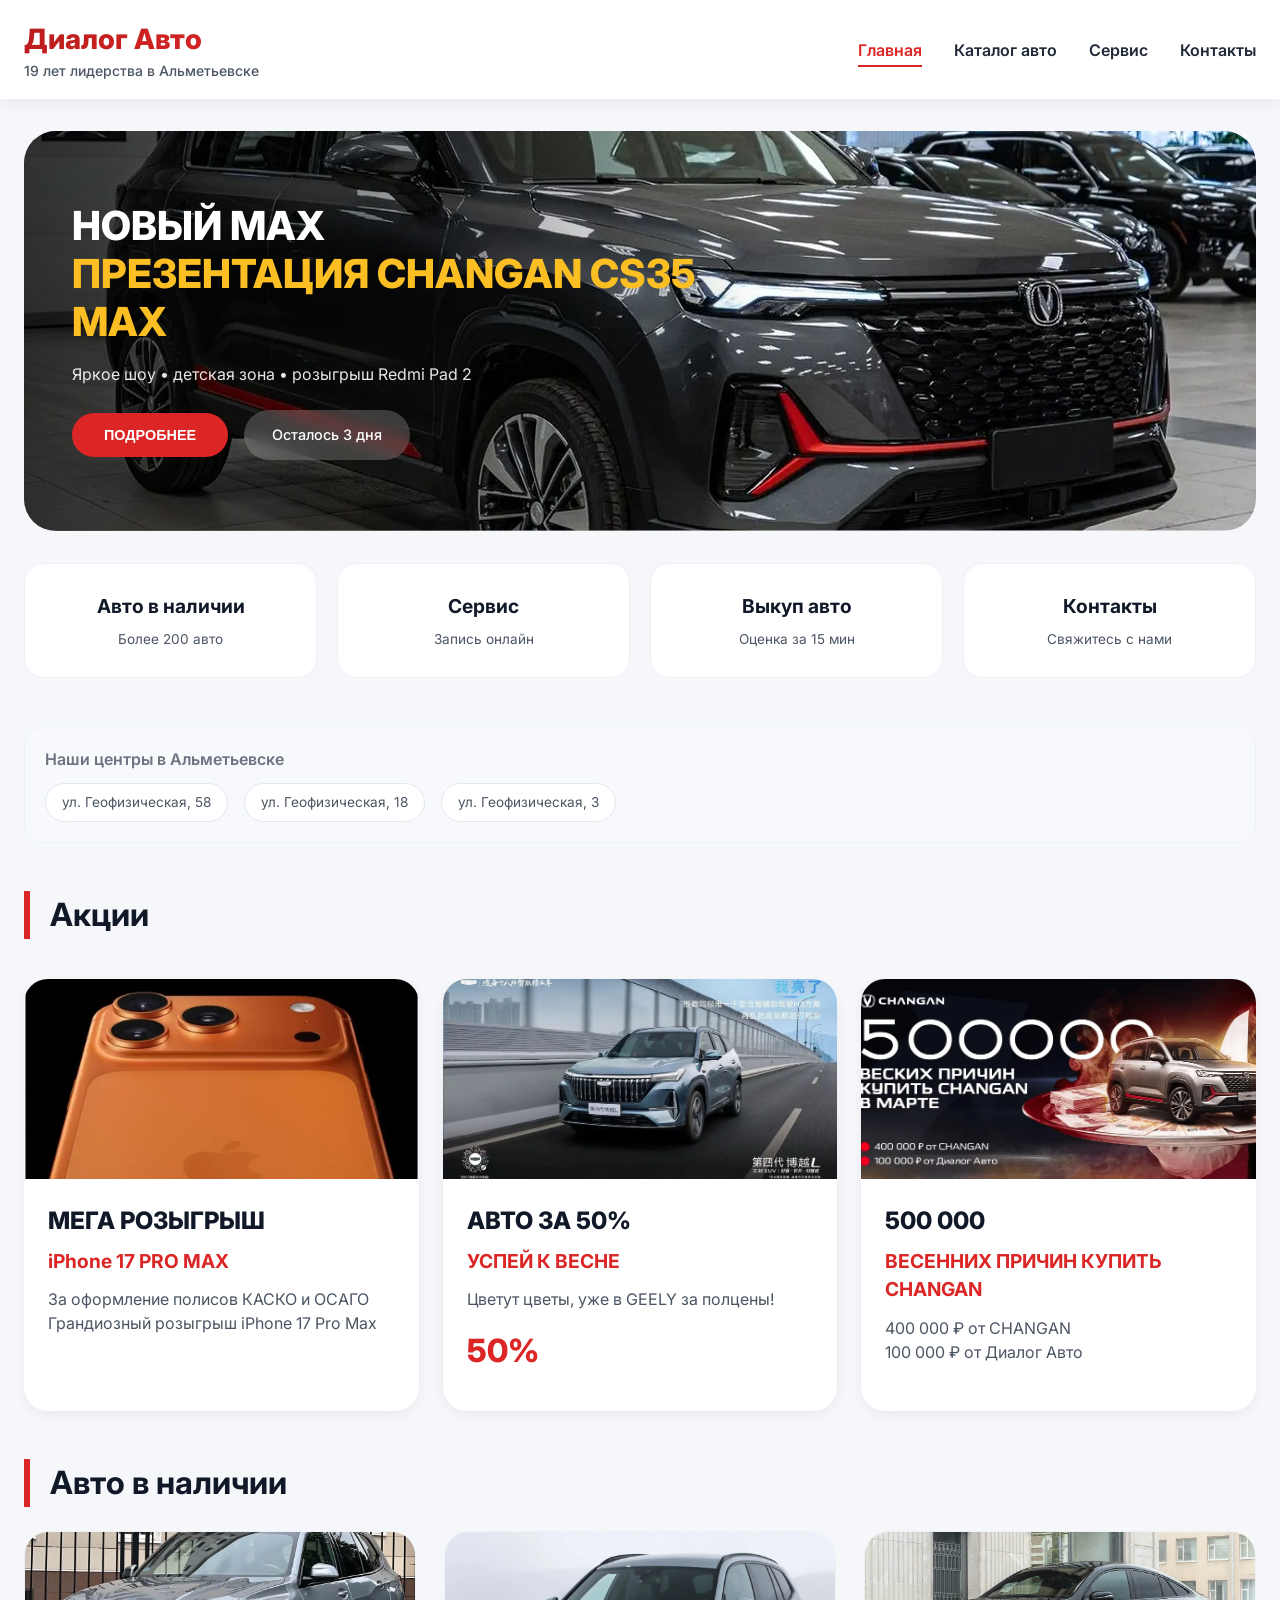
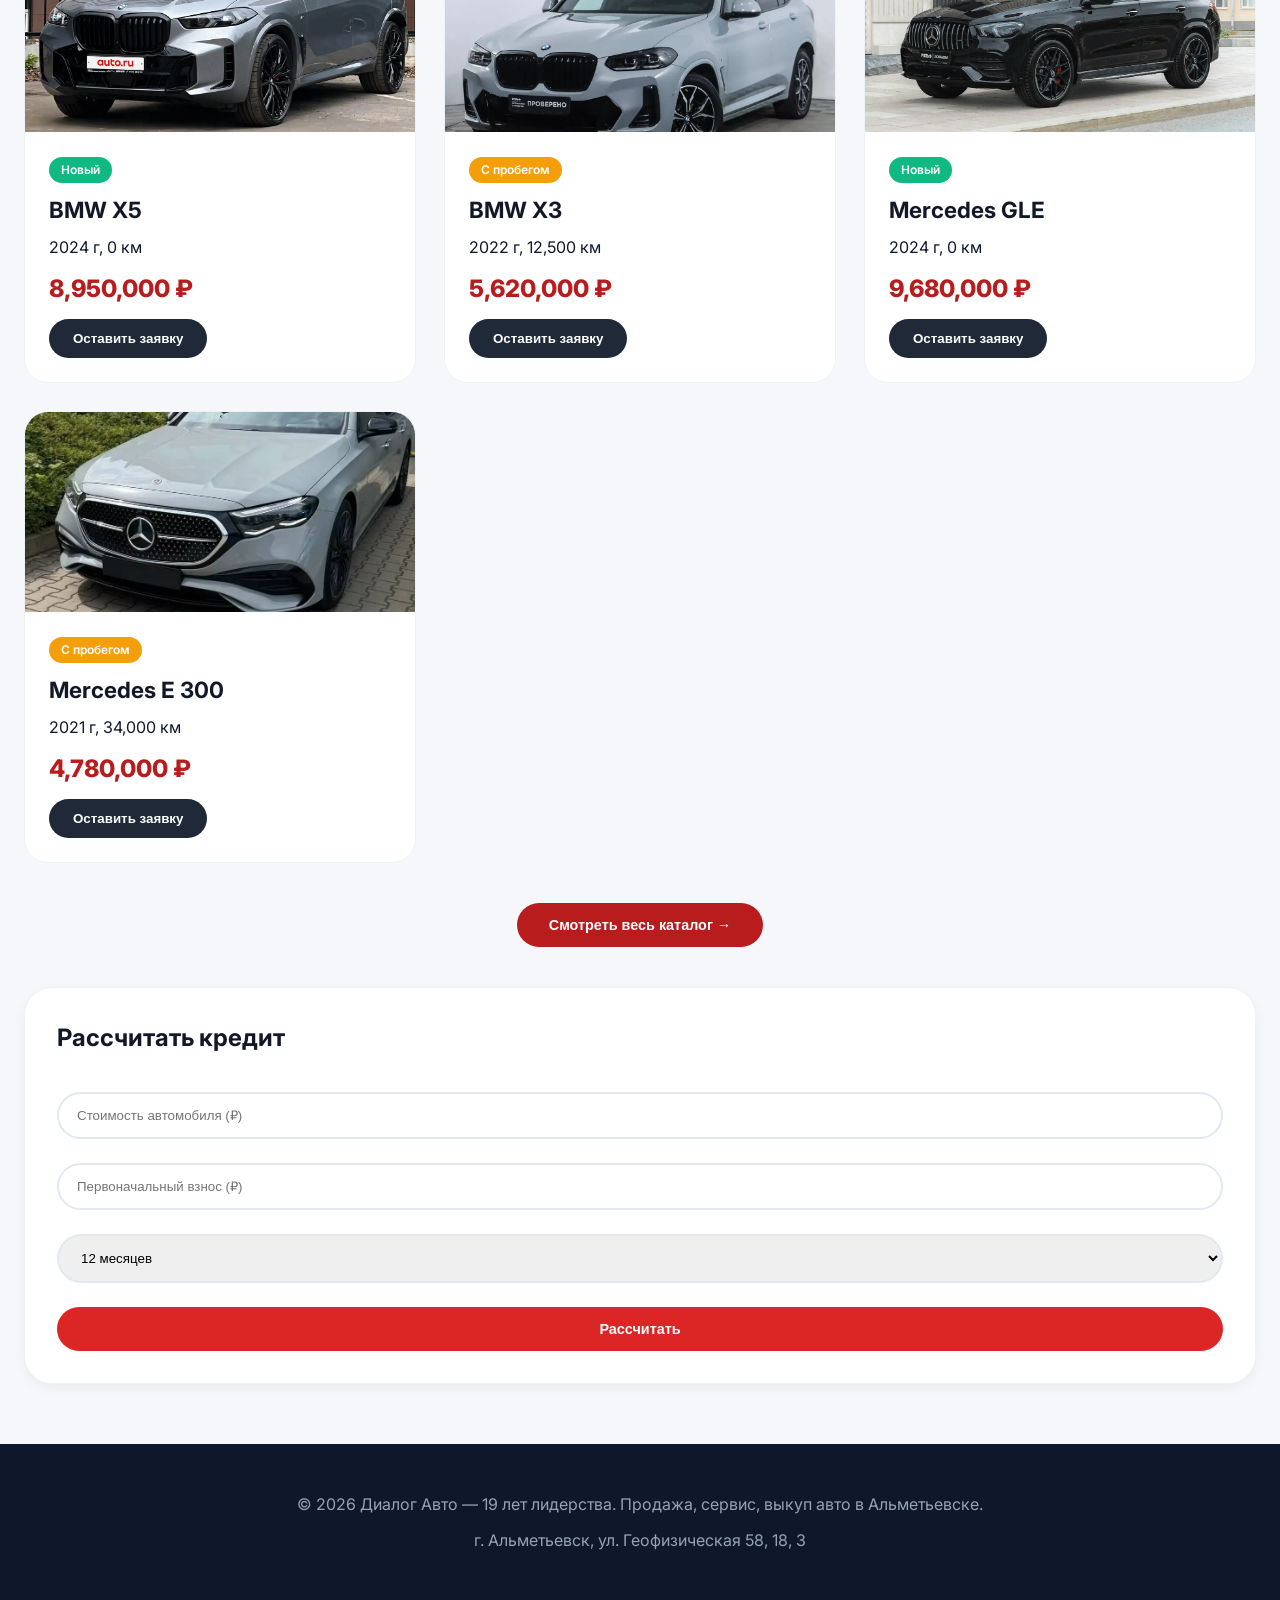
<file: index.html>
<!DOCTYPE html>
<html lang="ru">
  <head>
    <meta charset="UTF-8" />
    <meta
      name="viewport"
      content="width=device-width, initial-scale=1.0, user-scalable=yes"
    />
    <meta
      name="description"
      content="Диалог Авто в Альметьевске — продажа новых и автомобилей с пробегом, сервис, выкуп, кредитование. 19 лет лидерства. Акции и розыгрыши."
    />
    <meta
      name="keywords"
      content="автосалон Альметьевск, купить авто, сервис, выкуп авто, кредит, Диалог Авто, Changan, Geely"
    />
    <title>Диалог Авто | Главная</title>
    <link
      href="https://fonts.googleapis.com/css2?family=Inter:opsz,wght@14..32,300;14..32,400;14..32,500;14..32,600;14..32,700;14..32,800&display=swap"
      rel="stylesheet"
    />
    <link
      rel="stylesheet"
      href="https://cdnjs.cloudflare.com/ajax/libs/font-awesome/6.0.0-beta3/css/all.min.css"
    />
    <link rel="stylesheet" href="style.css" />
  </head>
  <body>
    <header>
      <div class="container">
        <div class="navbar">
          <div class="logo">
            <h1>Диалог Авто</h1>
            <span>19 лет лидерства в Альметьевске</span>
          </div>
          <button class="burger-menu" id="burgerMenu" aria-label="Меню">
            <i class="fas fa-bars"></i>
          </button>
          <div class="nav-links" id="navLinks">
            <a href="index.html" class="active">Главная</a>
            <a href="catalog.html">Каталог авто</a>
            <a href="service.html">Сервис</a>
            <a href="contacts.html">Контакты</a>
          </div>
        </div>
      </div>
    </header>

    <main class="container">
      <div class="hero-promo animate-fade-left">
        <div
          class="hero-bg"
          style="background-image: url('img/changan_max.webp')"
        ></div>
        <div class="promo-text">
          <h2>
            НОВЫЙ MAX <br />
            <span>ПРЕЗЕНТАЦИЯ CHANGAN CS35 MAX</span>
          </h2>
          <p>Яркое шоу • детская зона • розыгрыш Redmi Pad 2</p>
          <div class="promo-actions">
            <button class="btn-red" id="promoMoreBtn">ПОДРОБНЕЕ</button>
            <div class="countdown">Осталось 3 дня</div>
          </div>
        </div>
      </div>

      <div class="services-quick">
        <div class="service-item" onclick="location.href='catalog.html'">
          <h3>Авто в наличии</h3>
          <p>Более 200 авто</p>
        </div>
        <div class="service-item" onclick="location.href='service.html'">
          <h3>Сервис</h3>
          <p>Запись онлайн</p>
        </div>
        <div class="service-item" id="buyoutServiceItem">
          <h3>Выкуп авто</h3>
          <p>Оценка за 15 мин</p>
        </div>
        <div class="service-item" onclick="location.href='contacts.html'">
          <h3>Контакты</h3>
          <p>Свяжитесь с нами</p>
        </div>
      </div>

      <div class="locations-simple animate-fade-right">
        <div class="locations-title">Наши центры в Альметьевске</div>
        <div class="locations-list">
          <span class="location-chip">ул. Геофизическая, 58</span>
          <span class="location-chip">ул. Геофизическая, 18</span>
          <span class="location-chip">ул. Геофизическая, 3</span>
        </div>
      </div>

      <div class="section-title animate-fade-up">Акции</div>
      <div class="promo-grid">
        <div
          class="promo-card"
          onclick="showToast('Розыгрыш iPhone 17 Pro Max!')"
        >
          <div
            class="promo-image"
            style="background-image: url('img/iPhone_2.webp')"
          ></div>
          <div class="promo-card-header">
            <h3>МЕГА РОЗЫГРЫШ</h3>
            <div class="promo-subtitle">iPhone 17 PRO MAX</div>
          </div>
          <div class="promo-card-content">
            <p>
              За оформление полисов КАСКО и ОСАГО<br />Грандиозный розыгрыш
              iPhone 17 Pro Max
            </p>
          </div>
        </div>
        <div class="promo-card" onclick="showToast('Авто за 50%!')">
          <div
            class="promo-image"
            style="background-image: url('img/geely_2.webp')"
          ></div>
          <div class="promo-card-header">
            <h3>АВТО ЗА 50%</h3>
            <div class="promo-subtitle">УСПЕЙ К ВЕСНЕ</div>
          </div>
          <div class="promo-card-content">
            <p>Цветут цветы, уже в GEELY за полцены!</p>
            <div class="promo-price">50%</div>
          </div>
        </div>
        <div
          class="promo-card"
          onclick="showToast('Скидка 500 000 ₽ на Changan!')"
        >
          <div
            class="promo-image"
            style="background-image: url('img/changan.webp')"
          ></div>
          <div class="promo-card-header">
            <h3>500 000</h3>
            <div class="promo-subtitle">ВЕСЕННИХ ПРИЧИН КУПИТЬ CHANGAN</div>
          </div>
          <div class="promo-card-content">
            <p>400 000 ₽ от CHANGAN<br />100 000 ₽ от Диалог Авто</p>
          </div>
        </div>
      </div>

      <div class="section-title animate-fade-up">Авто в наличии</div>
      <div class="cards-grid" id="previewCarsHome"></div>
      <div style="text-align: center; margin-bottom: 30px">
        <button
          class="btn-red"
          style="background: #b91c1c"
          onclick="location.href='catalog.html'"
        >
          Смотреть весь каталог →
        </button>
      </div>

      <div class="credit-calculator animate-fade-up">
        <h3>Рассчитать кредит</h3>
        <input
          type="number"
          id="creditPrice"
          placeholder="Стоимость автомобиля (₽)"
        />
        <input
          type="number"
          id="creditInitial"
          placeholder="Первоначальный взнос (₽)"
        />
        <select id="creditTerm">
          <option value="12">12 месяцев</option>
          <option value="24">24 месяца</option>
          <option value="36">36 месяцев</option>
          <option value="48">48 месяцев</option>
        </select>
        <button
          class="btn-red"
          onclick="calculateCredit()"
          style="width: 100%; margin-top: 12px"
        >
          Рассчитать
        </button>
        <div
          id="creditResult"
          class="credit-result"
          style="display: none"
        ></div>
      </div>
    </main>

    <footer>
      <div class="container">
        <p>
          © 2026 Диалог Авто — 19 лет лидерства. Продажа, сервис, выкуп авто в
          Альметьевске.
        </p>
        <p style="margin-top: 12px">
          г. Альметьевск, ул. Геофизическая 58, 18, 3
        </p>
      </div>
    </footer>

    <div id="phoneModal" class="modal">
      <div class="modal-content">
        <span class="close-modal" onclick="closeModals()">&times;</span>
        <h2>Оставить заявку</h2>
        <div class="modal-description">
          Оставьте ваш номер телефона, и наш специалист свяжется с вами в
          течение 15 минут для консультации.
        </div>
        <input type="tel" id="phoneInput" placeholder="+7 (___) ___-__-__" />
        <button
          id="submitPhoneBtn"
          style="margin-top: 16px; width: 100%; background: #dc2626"
        >
          Отправить заявку
        </button>
      </div>
    </div>

    <div id="serviceModal" class="modal">
      <div class="modal-content">
        <span class="close-modal" onclick="closeModals()">&times;</span>
        <h2>Запись на сервис</h2>
        <div class="modal-description">
          Заполните форму, и мы перезвоним вам для подтверждения записи.
        </div>
        <input type="text" id="serviceName" placeholder="Ваше имя" />
        <input type="tel" id="servicePhone" placeholder="Телефон" />
        <select id="serviceType">
          <option value="Замена масла и фильтров">
            Замена масла и фильтров
          </option>
          <option value="Шиномонтаж и балансировка">
            Шиномонтаж и балансировка
          </option>
          <option value="Компьютерная диагностика">
            Компьютерная диагностика
          </option>
          <option value="Ремонт ходовой части">Ремонт ходовой части</option>
          <option value="Ремонт двигателя и КПП">Ремонт двигателя и КПП</option>
        </select>
        <select id="serviceLocation">
          <option value="Автоцентр на Геофизической, 58">
            Автоцентр на Геофизической, 58
          </option>
          <option value="Сервисный центр Геофизическая, 18">
            Сервисный центр Геофизическая, 18
          </option>
          <option value="Автосалон + Выкуп, Геофизическая 3">
            Автосалон + Выкуп, Геофизическая 3
          </option>
        </select>
        <button
          id="sendServiceBtn"
          style="margin-top: 16px; width: 100%; background: #dc2626"
        >
          Отправить заявку
        </button>
      </div>
    </div>

    <script>
      const carsCatalog = [
        {
          id: 1,
          name: "BMW X5",
          year: 2024,
          price: 8950000,
          mileage: 0,
          condition: "new",
          brand: "BMW",
          type: "Новый",
          image: "img/bmwx5.webp",
        },
        {
          id: 2,
          name: "BMW X3",
          year: 2022,
          price: 5620000,
          mileage: 12500,
          condition: "used",
          brand: "BMW",
          type: "С пробегом",
          image: "img/bmwx3.webp",
        },
        {
          id: 3,
          name: "Mercedes GLE",
          year: 2024,
          price: 9680000,
          mileage: 0,
          condition: "new",
          brand: "Mercedes",
          type: "Новый",
          image: "img/mercedes_gle.webp",
        },
        {
          id: 4,
          name: "Mercedes E 300",
          year: 2021,
          price: 4780000,
          mileage: 34000,
          condition: "used",
          brand: "Mercedes",
          type: "С пробегом",
          image: "img/mercedes_e300.webp",
        },
        {
          id: 5,
          name: "Audi Q7",
          year: 2023,
          price: 7190000,
          mileage: 5000,
          condition: "used",
          brand: "Audi",
          type: "С пробегом",
          image: "img/audi_q7.webp",
        },
        {
          id: 6,
          name: "Audi A6",
          year: 2024,
          price: 6450000,
          mileage: 0,
          condition: "new",
          brand: "Audi",
          type: "Новый",
          image: "img/audi_a6.webp",
        },
        {
          id: 7,
          name: "Toyota Camry",
          year: 2024,
          price: 3990000,
          mileage: 0,
          condition: "new",
          brand: "Toyota",
          type: "Новый",
          image: "img/toyota_camry.webp",
        },
        {
          id: 8,
          name: "Toyota Land Cruiser",
          year: 2022,
          price: 8990000,
          mileage: 28000,
          condition: "used",
          brand: "Toyota",
          type: "С пробегом",
          image: "img/toyota_landcruiser.webp",
        },
        {
          id: 9,
          name: "Kia Sportage",
          year: 2023,
          price: 2950000,
          mileage: 0,
          condition: "new",
          brand: "Kia",
          type: "Новый",
          image: "img/kia_sportage.webp",
        },
        {
          id: 10,
          name: "Hyundai Santa Fe",
          year: 2021,
          price: 3390000,
          mileage: 41000,
          condition: "used",
          brand: "Hyundai",
          type: "С пробегом",
          image: "img/hyundai_santafe.webp",
        },
      ];

      function showToast(message) {
        const toast = document.createElement("div");
        toast.className = "toast";
        toast.innerHTML = message;
        document.body.appendChild(toast);
        setTimeout(() => toast.remove(), 3000);
      }

      function renderCarCard(car) {
        return `<div class="car-card animate-fade-up"><div class="card-img"><img src="${
          car.image || "/img/default-car.jpg"
        }" alt="${
          car.name
        }"></div><div class="card-content"><span class="badge ${
          car.condition === "new" ? "badge-new" : "badge-used"
        }">${car.type}</span><h3>${car.name}</h3><p>${car.year} г, ${
          car.condition === "new"
            ? "0 км"
            : car.mileage.toLocaleString() + " км"
        }</p><div class="price">${car.price.toLocaleString()} ₽</div><button class="goto-catalog-quick" onclick="openPhoneModal()">Оставить заявку</button></div></div>`;
      }

      function calculateCredit() {
        const price = parseFloat(document.getElementById("creditPrice")?.value);
        const initial = parseFloat(
          document.getElementById("creditInitial")?.value
        );
        const term = parseInt(document.getElementById("creditTerm")?.value);
        const resultDiv = document.getElementById("creditResult");
        if (price && initial && term && price > initial) {
          const loanAmount = price - initial;
          const rate = 0.15;
          const monthlyPayment =
            (loanAmount * (rate / 12) * Math.pow(1 + rate / 12, term)) /
            (Math.pow(1 + rate / 12, term) - 1);
          resultDiv.style.display = "block";
          resultDiv.innerHTML = `Ежемесячный платёж: ${Math.round(
            monthlyPayment
          ).toLocaleString()} ₽<br>Сумма кредита: ${loanAmount.toLocaleString()} ₽<br>Ставка: 15% годовых`;
        } else {
          resultDiv.style.display = "block";
          resultDiv.innerHTML = "Заполните все поля корректно";
        }
      }

      function openPhoneModal() {
        document.getElementById("phoneModal").style.display = "flex";
      }
      function openServiceModal() {
        document.getElementById("serviceModal").style.display = "flex";
      }
      function closeModals() {
        document
          .querySelectorAll(".modal")
          .forEach((m) => (m.style.display = "none"));
      }

      document.addEventListener("DOMContentLoaded", () => {
        const previewCars = carsCatalog.slice(0, 4);
        const previewDiv = document.getElementById("previewCarsHome");
        if (previewDiv)
          previewDiv.innerHTML = previewCars
            .map((car) => renderCarCard(car))
            .join("");

        document
          .getElementById("buyoutServiceItem")
          ?.addEventListener("click", openPhoneModal);
        document
          .getElementById("promoMoreBtn")
          ?.addEventListener("click", () =>
            showToast("Детали узнавайте у менеджеров.")
          );

        const burgerBtn = document.getElementById("burgerMenu");
        const navLinks = document.getElementById("navLinks");
        if (burgerBtn)
          burgerBtn.addEventListener("click", () =>
            navLinks.classList.toggle("active")
          );

        document.addEventListener("click", (e) => {
          if (
            window.innerWidth <= 768 &&
            navLinks?.classList.contains("active") &&
            !navLinks.contains(e.target) &&
            !burgerBtn.contains(e.target)
          ) {
            navLinks.classList.remove("active");
          }
        });

        document
          .getElementById("submitPhoneBtn")
          ?.addEventListener("click", () => {
            const phone = document.getElementById("phoneInput").value.trim();
            if (phone && phone.length > 5) {
              showToast(
                `Спасибо! Номер ${phone} принят. Специалист свяжется с вами в течение 15 минут.`
              );
              closeModals();
            } else showToast("Введите корректный номер телефона");
          });

        document
          .getElementById("sendServiceBtn")
          ?.addEventListener("click", () => {
            const name = document.getElementById("serviceName").value.trim();
            const phone = document.getElementById("servicePhone").value.trim();
            const service = document.getElementById("serviceType").value;
            const location = document.getElementById("serviceLocation").value;
            if (name && phone && phone.length > 5) {
              showToast(
                `Заявка на сервис (${service}) в ${location} от ${name} отправлена!`
              );
              closeModals();
            } else showToast("Заполните имя и корректный телефон");
          });

        window.onclick = (e) => {
          if (e.target.classList.contains("modal")) closeModals();
        };
      });
    </script>
  </body>
</html>
</file>
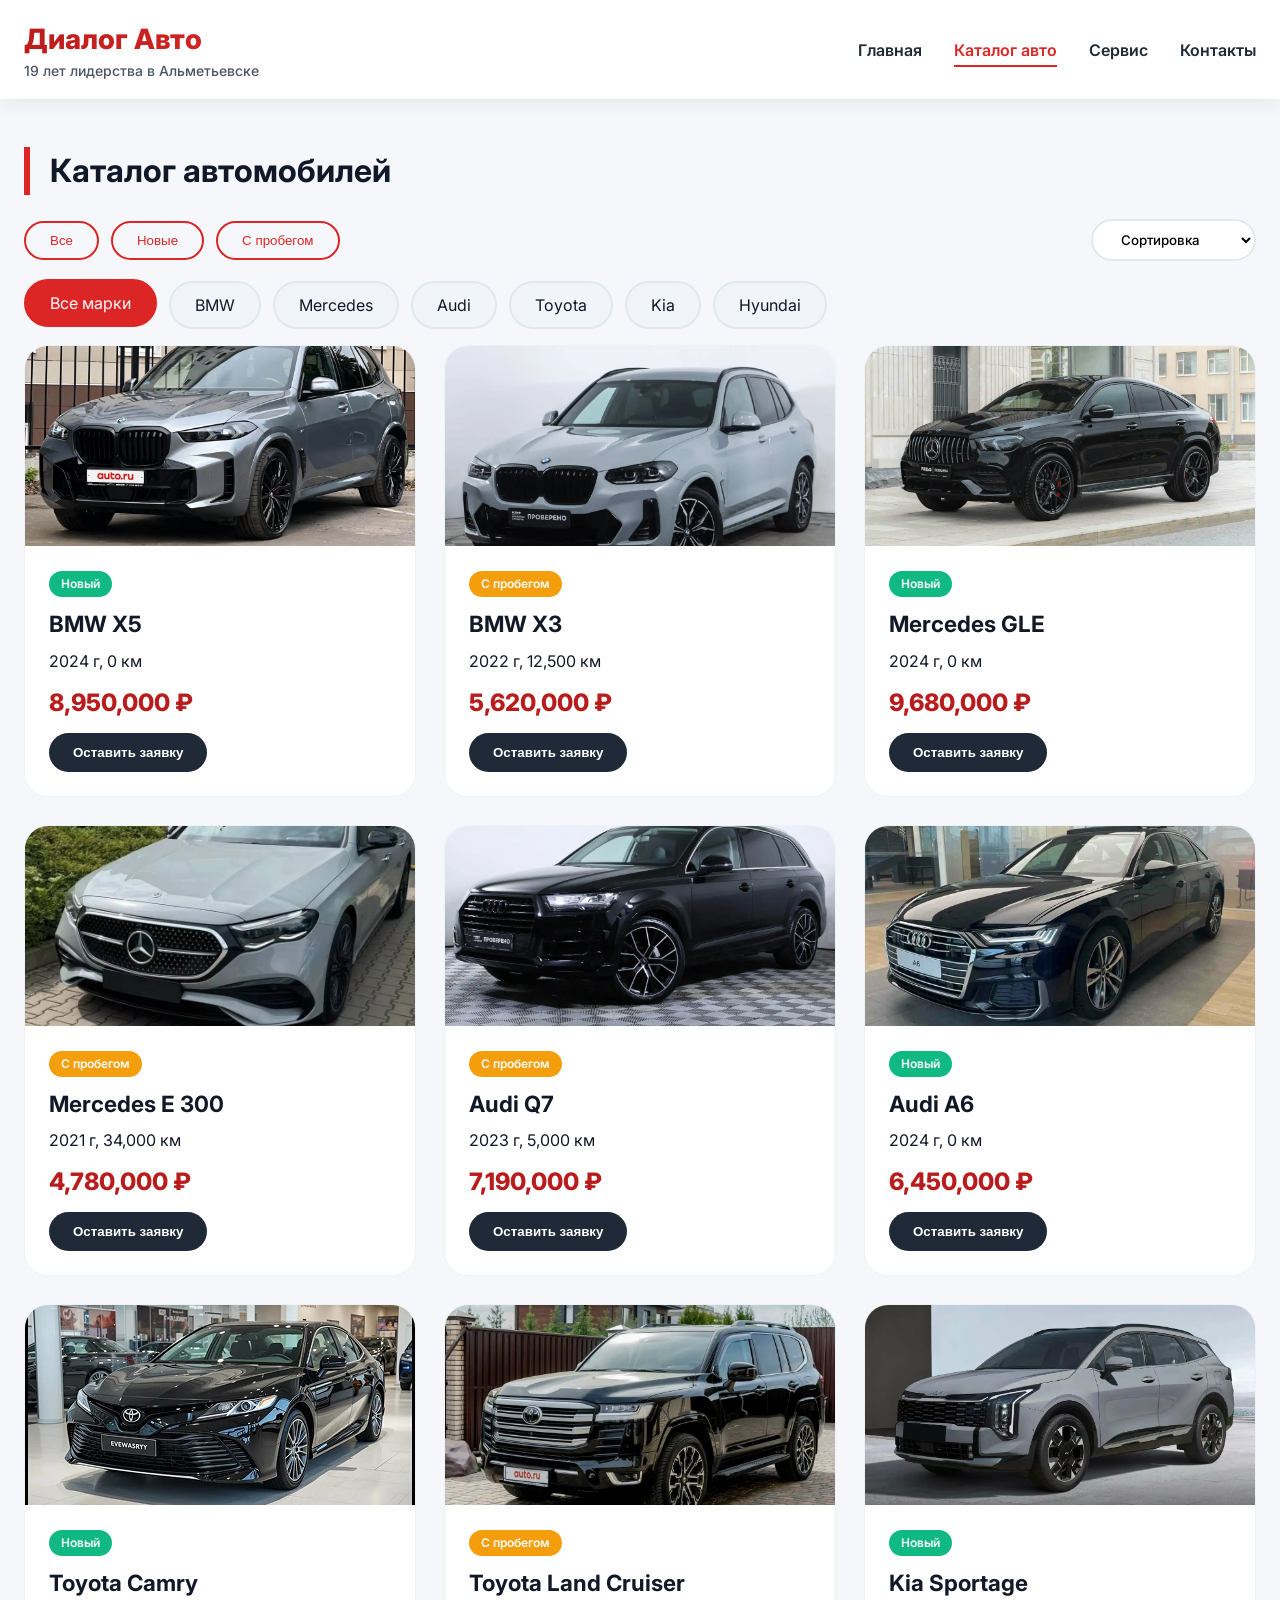
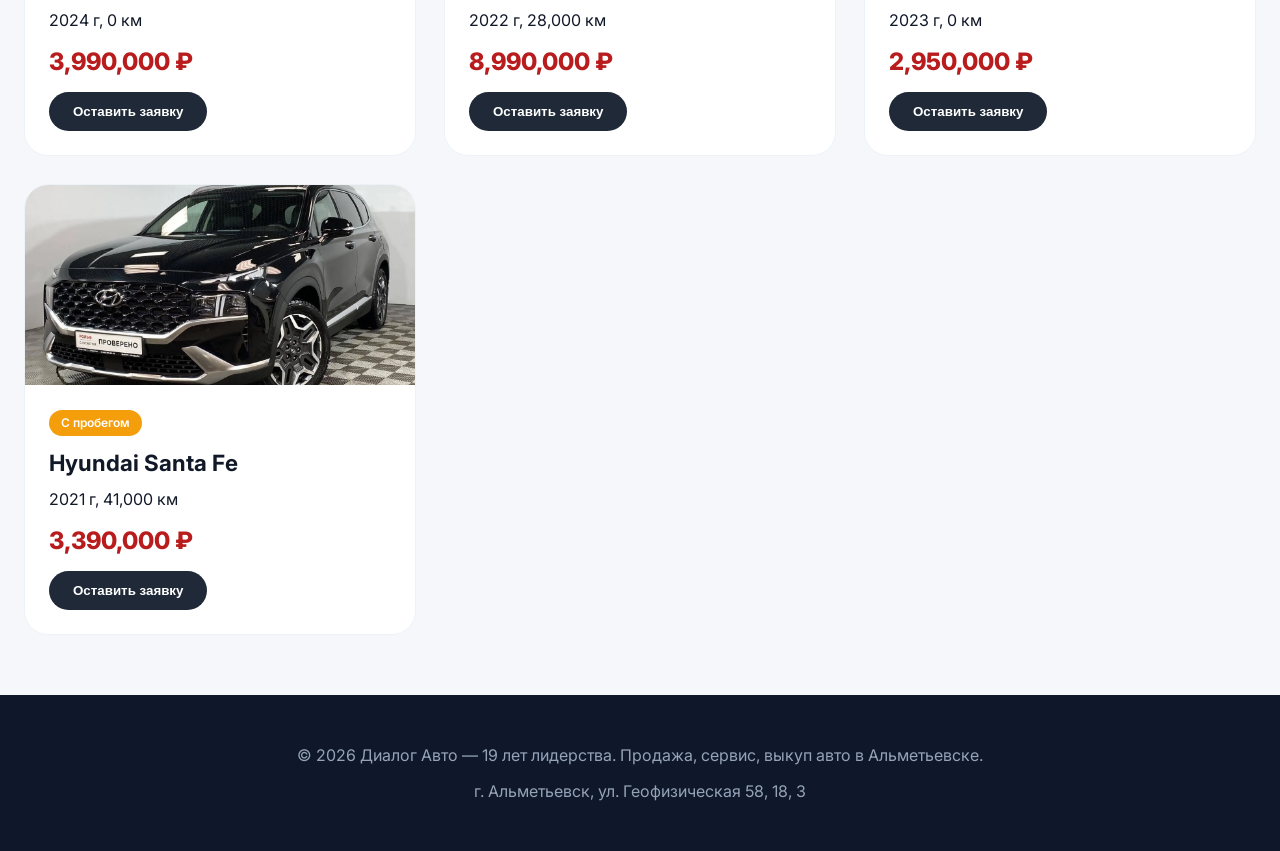
<file: catalog.html>
<!DOCTYPE html>
<html lang="ru">
  <head>
    <meta charset="UTF-8" />
    <meta
      name="viewport"
      content="width=device-width, initial-scale=1.0, user-scalable=yes"
    />
    <meta
      name="description"
      content="Каталог автомобилей Диалог Авто в Альметьевске. Новые и с пробегом. Фильтрация по цене, марке, состоянию."
    />
    <title>Диалог Авто | Каталог автомобилей</title>
    <link
      href="https://fonts.googleapis.com/css2?family=Inter:opsz,wght@14..32,300;14..32,400;14..32,500;14..32,600;14..32,700;14..32,800&display=swap"
      rel="stylesheet"
    />
    <link
      rel="stylesheet"
      href="https://cdnjs.cloudflare.com/ajax/libs/font-awesome/6.0.0-beta3/css/all.min.css"
    />
    <link rel="stylesheet" href="style.css" />
  </head>
  <body>
    <header>
      <div class="container">
        <div class="navbar">
          <div class="logo">
            <h1>Диалог Авто</h1>
            <span>19 лет лидерства в Альметьевске</span>
          </div>
          <button class="burger-menu" id="burgerMenu" aria-label="Меню">
            <i class="fas fa-bars"></i>
          </button>
          <div class="nav-links" id="navLinks">
            <a href="index.html">Главная</a>
            <a href="catalog.html" class="active">Каталог авто</a>
            <a href="service.html">Сервис</a>
            <a href="contacts.html">Контакты</a>
          </div>
        </div>
      </div>
    </header>

    <main class="container">
      <div class="section-title">Каталог автомобилей</div>

      <div class="filter-bar">
        <div class="filter-group">
          <button class="filter-btn" data-filter="all">Все</button>
          <button class="filter-btn" data-filter="new">Новые</button>
          <button class="filter-btn" data-filter="used">С пробегом</button>
        </div>
        <select class="sort-select" id="sortSelectCatalog">
          <option value="default">Сортировка</option>
          <option value="price-asc">Цена ↑</option>
          <option value="price-desc">Цена ↓</option>
          <option value="name-asc">Название А-Я</option>
        </select>
      </div>

      <div class="mobile-filters">
        <select id="mobileFilterSelect" class="mobile-filter-select">
          <option value="all">Все автомобили</option>
          <option value="new">Новые</option>
          <option value="used">С пробегом</option>
        </select>
        <select id="mobileBrandSelect" class="mobile-filter-select">
          <option value="all">Все марки</option>
          <option value="BMW">BMW</option>
          <option value="Mercedes">Mercedes</option>
          <option value="Audi">Audi</option>
          <option value="Toyota">Toyota</option>
          <option value="Kia">Kia</option>
          <option value="Hyundai">Hyundai</option>
        </select>
        <select id="mobileSortSelect" class="mobile-filter-select">
          <option value="default">Сортировка</option>
          <option value="price-asc">Цена ↑</option>
          <option value="price-desc">Цена ↓</option>
          <option value="name-asc">Название А-Я</option>
        </select>
      </div>

      <div class="brand-buttons" id="brandFilterContainer"></div>
      <div class="cards-grid" id="catalogGridFull"></div>
    </main>

    <footer>
      <div class="container">
        <p>
          © 2026 Диалог Авто — 19 лет лидерства. Продажа, сервис, выкуп авто в
          Альметьевске.
        </p>
        <p style="margin-top: 12px">
          г. Альметьевск, ул. Геофизическая 58, 18, 3
        </p>
      </div>
    </footer>

    <div id="phoneModal" class="modal">
      <div class="modal-content">
        <span class="close-modal" onclick="closeModals()">&times;</span>
        <h2>Оставить заявку</h2>
        <div class="modal-description">
          Оставьте ваш номер телефона, и наш специалист свяжется с вами в
          течение 15 минут для консультации.
        </div>
        <input type="tel" id="phoneInput" placeholder="+7 (___) ___-__-__" />
        <button
          id="submitPhoneBtn"
          style="margin-top: 16px; width: 100%; background: #dc2626"
        >
          Отправить заявку
        </button>
      </div>
    </div>

    <script>
      const carsCatalog = [
        {
          id: 1,
          name: "BMW X5",
          year: 2024,
          price: 8950000,
          mileage: 0,
          condition: "new",
          brand: "BMW",
          type: "Новый",
          image: "img/bmwx5.webp",
        },
        {
          id: 2,
          name: "BMW X3",
          year: 2022,
          price: 5620000,
          mileage: 12500,
          condition: "used",
          brand: "BMW",
          type: "С пробегом",
          image: "img/bmwx3.webp",
        },
        {
          id: 3,
          name: "Mercedes GLE",
          year: 2024,
          price: 9680000,
          mileage: 0,
          condition: "new",
          brand: "Mercedes",
          type: "Новый",
          image: "img/mercedes_gle.webp",
        },
        {
          id: 4,
          name: "Mercedes E 300",
          year: 2021,
          price: 4780000,
          mileage: 34000,
          condition: "used",
          brand: "Mercedes",
          type: "С пробегом",
          image: "img/mercedes_e300.webp",
        },
        {
          id: 5,
          name: "Audi Q7",
          year: 2023,
          price: 7190000,
          mileage: 5000,
          condition: "used",
          brand: "Audi",
          type: "С пробегом",
          image: "img/audi_q7.webp",
        },
        {
          id: 6,
          name: "Audi A6",
          year: 2024,
          price: 6450000,
          mileage: 0,
          condition: "new",
          brand: "Audi",
          type: "Новый",
          image: "img/audi_a6.webp",
        },
        {
          id: 7,
          name: "Toyota Camry",
          year: 2024,
          price: 3990000,
          mileage: 0,
          condition: "new",
          brand: "Toyota",
          type: "Новый",
          image: "img/toyota_camry.png",
        },
        {
          id: 8,
          name: "Toyota Land Cruiser",
          year: 2022,
          price: 8990000,
          mileage: 28000,
          condition: "used",
          brand: "Toyota",
          type: "С пробегом",
          image: "img/toyota_landcruiser.webp",
        },
        {
          id: 9,
          name: "Kia Sportage",
          year: 2023,
          price: 2950000,
          mileage: 0,
          condition: "new",
          brand: "Kia",
          type: "Новый",
          image: "img/kia_sportage.webp",
        },
        {
          id: 10,
          name: "Hyundai Santa Fe",
          year: 2021,
          price: 3390000,
          mileage: 41000,
          condition: "used",
          brand: "Hyundai",
          type: "С пробегом",
          image: "img/hyundai_santafe.webp",
        },
      ];

      let currentFilter = "all";
      let currentBrand = "all";
      let sortType = "default";

      function showToast(message) {
        const toast = document.createElement("div");
        toast.className = "toast";
        toast.innerHTML = message;
        document.body.appendChild(toast);
        setTimeout(() => toast.remove(), 3000);
      }

      function renderCarCard(car) {
        return `<div class="car-card animate-fade-up"><div class="card-img"><img src="${
          car.image || "img/default-car.webp"
        }" alt="${
          car.name
        }"></div><div class="card-content"><span class="badge ${
          car.condition === "new" ? "badge-new" : "badge-used"
        }">${car.type}</span><h3>${car.name}</h3><p>${car.year} г, ${
          car.condition === "new"
            ? "0 км"
            : car.mileage.toLocaleString() + " км"
        }</p><div class="price">${car.price.toLocaleString()} ₽</div><button class="buyoutFromCatalogBtn" onclick="openPhoneModal()">Оставить заявку</button></div></div>`;
      }

      function renderCatalog() {
        let filtered = [...carsCatalog];
        if (currentFilter !== "all")
          filtered = filtered.filter((car) => car.condition === currentFilter);
        if (currentBrand !== "all")
          filtered = filtered.filter((car) => car.brand === currentBrand);
        if (sortType === "price-asc")
          filtered.sort((a, b) => a.price - b.price);
        else if (sortType === "price-desc")
          filtered.sort((a, b) => b.price - a.price);
        else if (sortType === "name-asc")
          filtered.sort((a, b) => a.name.localeCompare(b.name));

        const uniqueBrands = [...new Set(carsCatalog.map((c) => c.brand))];
        const brandDiv = document.getElementById("brandFilterContainer");
        if (brandDiv) {
          brandDiv.innerHTML =
            `<div class="brand-btn ${
              currentBrand === "all" ? "active" : ""
            }" data-brand="all">Все марки</div>` +
            uniqueBrands
              .map(
                (b) =>
                  `<div class="brand-btn ${
                    currentBrand === b ? "active" : ""
                  }" data-brand="${b}">${b}</div>`
              )
              .join("");
        }

        const grid = document.getElementById("catalogGridFull");
        if (grid) {
          if (filtered.length === 0)
            grid.innerHTML =
              "<p style='padding:40px; text-align:center;'>Автомобилей не найдено</p>";
          else
            grid.innerHTML = filtered.map((car) => renderCarCard(car)).join("");
        }

        document.querySelectorAll(".brand-btn").forEach((btn) => {
          btn.addEventListener("click", () => {
            currentBrand = btn.dataset.brand;
            renderCatalog();
          });
        });
      }

      function openPhoneModal() {
        document.getElementById("phoneModal").style.display = "flex";
      }
      function closeModals() {
        document
          .querySelectorAll(".modal")
          .forEach((m) => (m.style.display = "none"));
      }

      document.addEventListener("DOMContentLoaded", () => {
        renderCatalog();

        document.querySelectorAll(".filter-btn").forEach((btn) => {
          btn.addEventListener("click", () => {
            currentFilter = btn.dataset.filter;
            renderCatalog();
          });
        });

        document
          .getElementById("sortSelectCatalog")
          ?.addEventListener("change", (e) => {
            sortType = e.target.value;
            renderCatalog();
          });

        document
          .getElementById("mobileFilterSelect")
          ?.addEventListener("change", (e) => {
            currentFilter = e.target.value;
            renderCatalog();
          });
        document
          .getElementById("mobileBrandSelect")
          ?.addEventListener("change", (e) => {
            currentBrand = e.target.value;
            renderCatalog();
          });
        document
          .getElementById("mobileSortSelect")
          ?.addEventListener("change", (e) => {
            sortType = e.target.value;
            renderCatalog();
          });

        const burgerBtn = document.getElementById("burgerMenu");
        const navLinks = document.getElementById("navLinks");
        if (burgerBtn)
          burgerBtn.addEventListener("click", () =>
            navLinks.classList.toggle("active")
          );

        document.addEventListener("click", (e) => {
          if (
            window.innerWidth <= 768 &&
            navLinks?.classList.contains("active") &&
            !navLinks.contains(e.target) &&
            !burgerBtn.contains(e.target)
          ) {
            navLinks.classList.remove("active");
          }
        });

        document
          .getElementById("submitPhoneBtn")
          ?.addEventListener("click", () => {
            const phone = document.getElementById("phoneInput").value.trim();
            if (phone && phone.length > 5) {
              showToast(
                `Спасибо! Номер ${phone} принят. Специалист свяжется с вами в течение 15 минут.`
              );
              closeModals();
            } else showToast("Введите корректный номер телефона");
          });

        window.onclick = (e) => {
          if (e.target.classList.contains("modal")) closeModals();
        };
      });
    </script>
  </body>
</html>
</file>
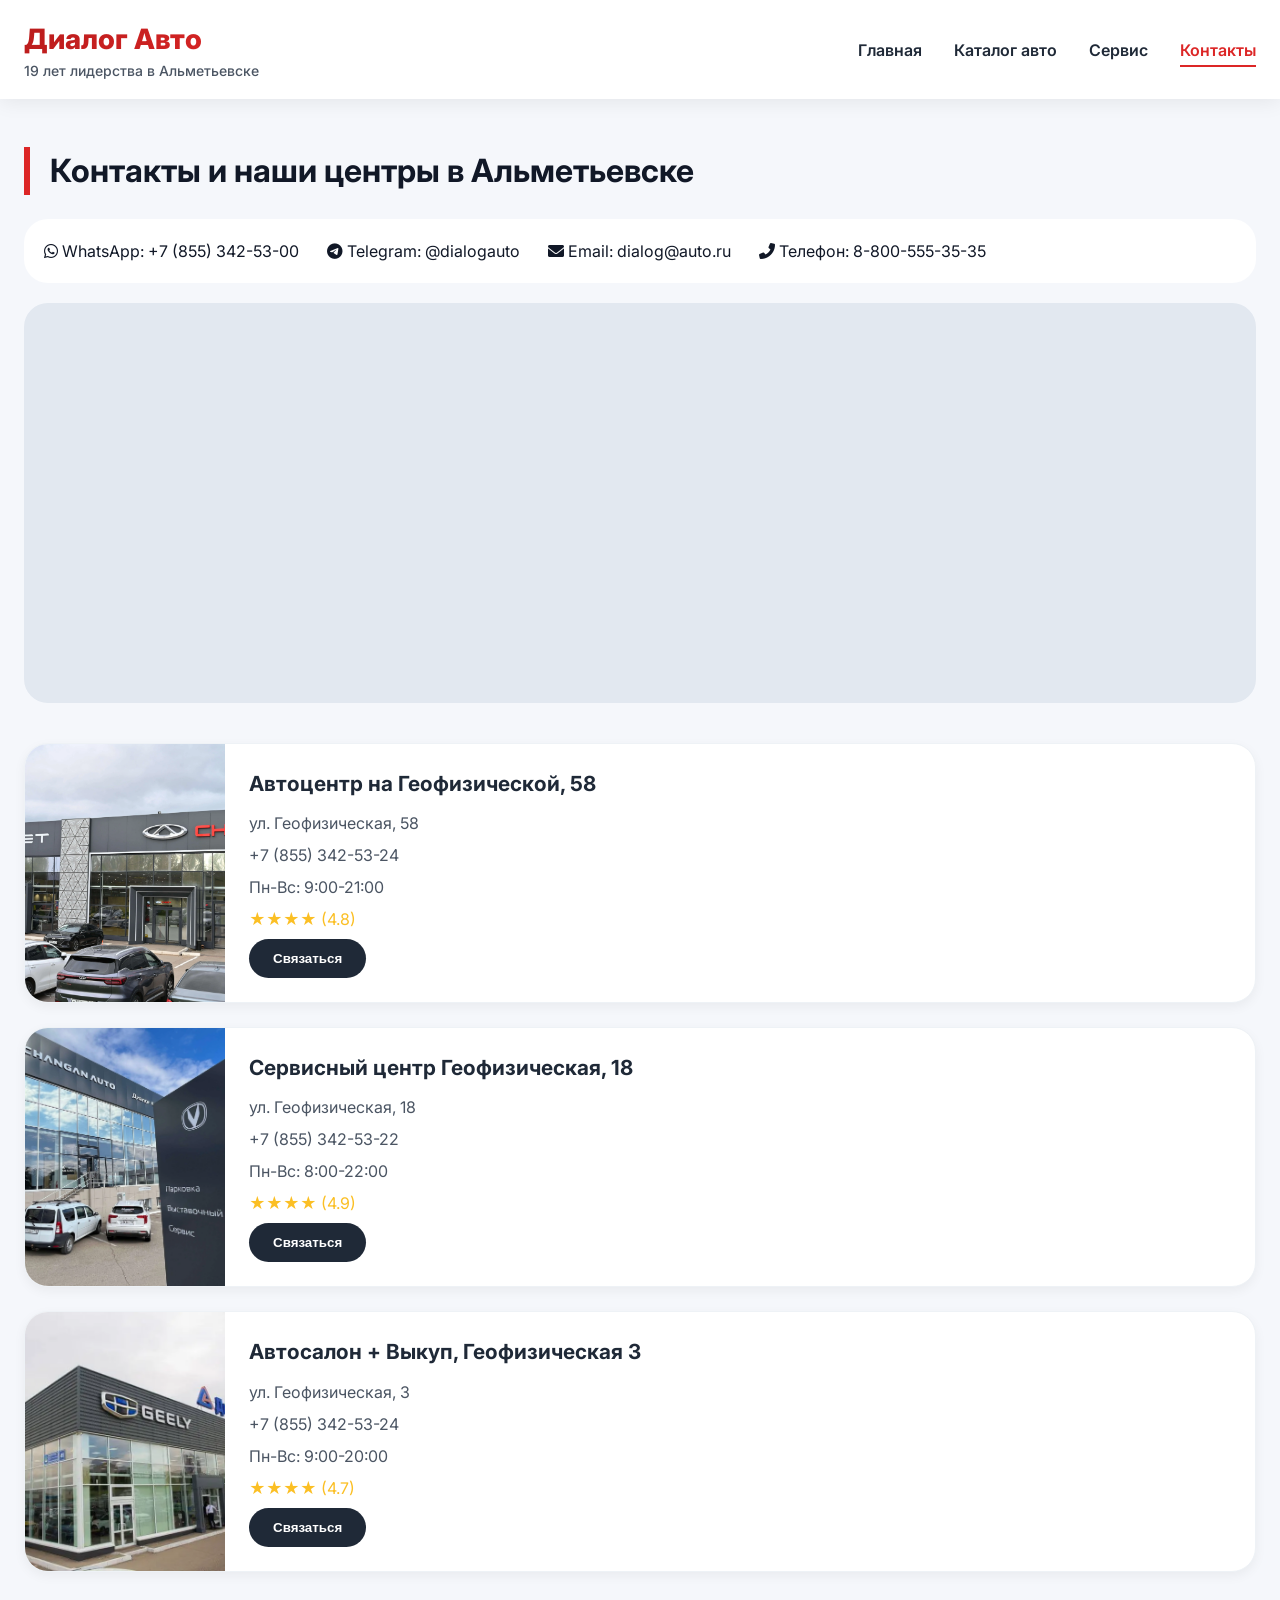
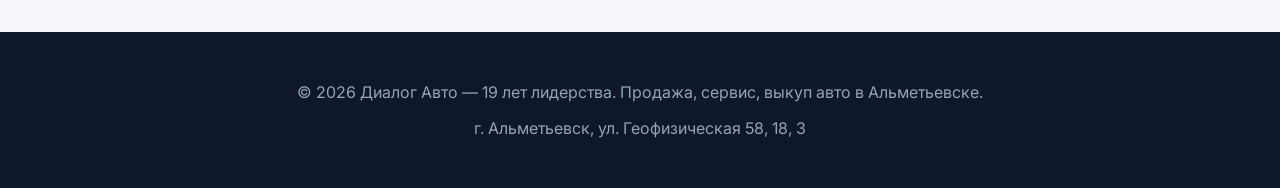
<file: contacts.html>
<!DOCTYPE html>
<html lang="ru">
  <head>
    <meta charset="UTF-8" />
    <meta
      name="viewport"
      content="width=device-width, initial-scale=1.0, user-scalable=yes"
    />
    <meta
      name="description"
      content="Контакты Диалог Авто в Альметьевске. Адреса, телефоны, часы работы. Три центра: ул. Геофизическая, 58, 18 и 3."
    />
    <title>Диалог Авто | Контакты</title>
    <link
      href="https://fonts.googleapis.com/css2?family=Inter:opsz,wght@14..32,300;14..32,400;14..32,500;14..32,600;14..32,700;14..32,800&display=swap"
      rel="stylesheet"
    />
    <link
      rel="stylesheet"
      href="https://cdnjs.cloudflare.com/ajax/libs/font-awesome/6.0.0-beta3/css/all.min.css"
    />
    <link rel="stylesheet" href="style.css" />
  </head>
  <body>
    <header>
      <div class="container">
        <div class="navbar">
          <div class="logo">
            <h1>Диалог Авто</h1>
            <span>19 лет лидерства в Альметьевске</span>
          </div>
          <button class="burger-menu" id="burgerMenu" aria-label="Меню">
            <i class="fas fa-bars"></i>
          </button>
          <div class="nav-links" id="navLinks">
            <a href="index.html">Главная</a>
            <a href="catalog.html">Каталог авто</a>
            <a href="service.html">Сервис</a>
            <a href="contacts.html" class="active">Контакты</a>
          </div>
        </div>
      </div>
    </header>

    <main class="container">
      <div class="section-title">Контакты и наши центры в Альметьевске</div>

      <div
        style="
          display: flex;
          gap: 28px;
          flex-wrap: wrap;
          margin-bottom: 20px;
          padding: 20px;
          background: white;
          border-radius: 24px;
        "
      >
        <div><i class="fab fa-whatsapp"></i> WhatsApp: +7 (855) 342-53-00</div>
        <div><i class="fab fa-telegram"></i> Telegram: @dialogauto</div>
        <div><i class="fas fa-envelope"></i> Email: dialog@auto.ru</div>
        <div><i class="fas fa-phone-alt"></i> Телефон: 8-800-555-35-35</div>
      </div>

      <div id="map"></div>

      <div class="contacts-list-vertical" id="contactsPoints"></div>
    </main>

    <footer>
      <div class="container">
        <p>
          © 2026 Диалог Авто — 19 лет лидерства. Продажа, сервис, выкуп авто в
          Альметьевске.
        </p>
        <p style="margin-top: 12px">
          г. Альметьевск, ул. Геофизическая 58, 18, 3
        </p>
      </div>
    </footer>

    <div id="phoneModal" class="modal">
      <div class="modal-content">
        <span class="close-modal" onclick="closeModals()">&times;</span>
        <h2>Оставить заявку</h2>
        <div class="modal-description">
          Оставьте ваш номер телефона, и наш специалист свяжется с вами в
          течение 15 минут для консультации.
        </div>
        <input type="tel" id="phoneInput" placeholder="+7 (___) ___-__-__" />
        <button
          id="submitPhoneBtn"
          style="margin-top: 16px; width: 100%; background: #dc2626"
        >
          Отправить заявку
        </button>
      </div>
    </div>

    <script>
      const cityPoints = [
        {
          name: "Автоцентр на Геофизической, 58",
          address: "ул. Геофизическая, 58",
          phone: "+7 (855) 342-53-24",
          rating: 4.8,
          hours: "Пн-Вс: 9:00-21:00",
          image: "img/autocenter1.webp",
        },
        {
          name: "Сервисный центр Геофизическая, 18",
          address: "ул. Геофизическая, 18",
          phone: "+7 (855) 342-53-22",
          rating: 4.9,
          hours: "Пн-Вс: 8:00-22:00",
          image: "img/autocenter2.webp",
        },
        {
          name: "Автосалон + Выкуп, Геофизическая 3",
          address: "ул. Геофизическая, 3",
          phone: "+7 (855) 342-53-24",
          rating: 4.7,
          hours: "Пн-Вс: 9:00-20:00",
          image: "img/autocenter3.webp",
        },
      ];

      function showToast(message) {
        const toast = document.createElement("div");
        toast.className = "toast";
        toast.innerHTML = message;
        document.body.appendChild(toast);
        setTimeout(() => toast.remove(), 3000);
      }

      function openPhoneModal() {
        document.getElementById("phoneModal").style.display = "flex";
      }
      function closeModals() {
        document
          .querySelectorAll(".modal")
          .forEach((m) => (m.style.display = "none"));
      }

      document.addEventListener("DOMContentLoaded", () => {
        const pointsDiv = document.getElementById("contactsPoints");
        if (pointsDiv) {
          pointsDiv.innerHTML = cityPoints
            .map(
              (p) => `
                    <div class="contact-card-horizontal">
                        <div class="contact-image"><img src="${
                          p.image || "img/default-placeholder.jpg"
                        }" alt="${p.name}"></div>
                        <div class="contact-info">
                            <h3>${p.name}</h3>
                            <p>${p.address}</p>
                            <p>${p.phone}</p>
                            <p>${p.hours}</p>
                            <div class="rating-stars">${"★".repeat(
                              Math.floor(p.rating)
                            )} (${p.rating})</div>
                            <button class="btn" onclick="openPhoneModal()">Связаться</button>
                        </div>
                    </div>
                `
            )
            .join("");
        }

        const mapDiv = document.getElementById("map");
        if (mapDiv) {
          mapDiv.innerHTML =
            '<iframe width="100%" height="400" frameborder="0" style="border:0; border-radius:24px;" src="https://yandex.ru/map-widget/v1/?ll=52.297,54.902&z=13&pt=52.297,54.902,pm2rdm"></iframe>';
        }

        const burgerBtn = document.getElementById("burgerMenu");
        const navLinks = document.getElementById("navLinks");
        if (burgerBtn)
          burgerBtn.addEventListener("click", () =>
            navLinks.classList.toggle("active")
          );

        document.addEventListener("click", (e) => {
          if (
            window.innerWidth <= 768 &&
            navLinks?.classList.contains("active") &&
            !navLinks.contains(e.target) &&
            !burgerBtn.contains(e.target)
          ) {
            navLinks.classList.remove("active");
          }
        });

        document
          .getElementById("submitPhoneBtn")
          ?.addEventListener("click", () => {
            const phone = document.getElementById("phoneInput").value.trim();
            if (phone && phone.length > 5) {
              showToast(
                `Спасибо! Номер ${phone} принят. Специалист свяжется с вами в течение 15 минут.`
              );
              closeModals();
            } else showToast("Введите корректный номер телефона");
          });

        window.onclick = (e) => {
          if (e.target.classList.contains("modal")) closeModals();
        };
      });
    </script>
  </body>
</html>
</file>
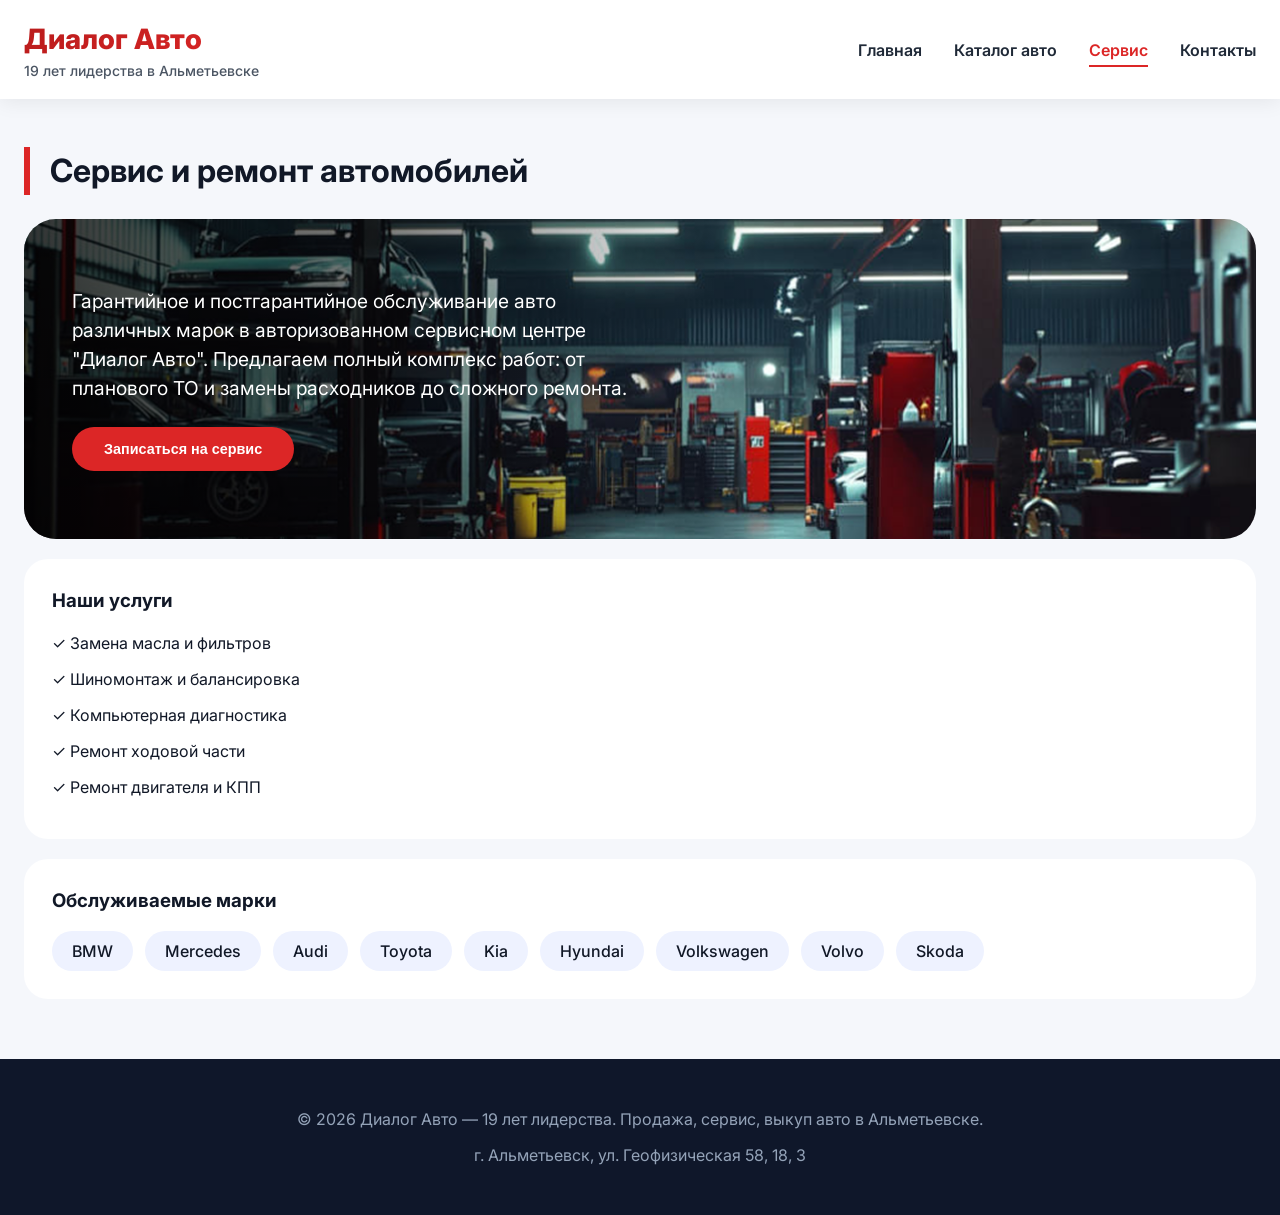
<file: service.html>
<!DOCTYPE html>
<html lang="ru">
  <head>
    <meta charset="UTF-8" />
    <meta
      name="viewport"
      content="width=device-width, initial-scale=1.0, user-scalable=yes"
    />
    <meta
      name="description"
      content="Сервис и ремонт автомобилей в Альметьевске. Замена масла, шиномонтаж, диагностика, ремонт ходовой части, двигателя и КПП. Запись онлайн."
    />
    <title>Диалог Авто | Сервис и ремонт</title>
    <link
      href="https://fonts.googleapis.com/css2?family=Inter:opsz,wght@14..32,300;14..32,400;14..32,500;14..32,600;14..32,700;14..32,800&display=swap"
      rel="stylesheet"
    />
    <link
      rel="stylesheet"
      href="https://cdnjs.cloudflare.com/ajax/libs/font-awesome/6.0.0-beta3/css/all.min.css"
    />
    <link rel="stylesheet" href="style.css" />
  </head>
  <body>
    <header>
      <div class="container">
        <div class="navbar">
          <div class="logo">
            <h1>Диалог Авто</h1>
            <span>19 лет лидерства в Альметьевске</span>
          </div>
          <button class="burger-menu" id="burgerMenu" aria-label="Меню">
            <i class="fas fa-bars"></i>
          </button>
          <div class="nav-links" id="navLinks">
            <a href="index.html">Главная</a>
            <a href="catalog.html">Каталог авто</a>
            <a href="service.html" class="active">Сервис</a>
            <a href="contacts.html">Контакты</a>
          </div>
        </div>
      </div>
    </header>

    <main class="container">
      <div class="section-title">Сервис и ремонт автомобилей</div>

      <div class="service-banner">
        <div
          class="service-banner-bg"
          style="background-image: url('img/service.png')"
        ></div>
        <div class="service-banner-content">
          <p>
            Гарантийное и постгарантийное обслуживание авто различных марок в
            авторизованном сервисном центре "Диалог Авто". Предлагаем полный
            комплекс работ: от планового ТО и замены расходников до сложного
            ремонта.
          </p>
          <button class="btn-red" id="openServiceModalBtn">
            Записаться на сервис
          </button>
        </div>
      </div>

      <div
        style="
          background: white;
          border-radius: 24px;
          padding: 28px;
          margin: 20px 0;
        "
      >
        <h3>Наши услуги</h3>
        <ul style="margin-top: 16px; list-style: none">
          <li style="margin: 12px 0">✓ Замена масла и фильтров</li>
          <li style="margin: 12px 0">✓ Шиномонтаж и балансировка</li>
          <li style="margin: 12px 0">✓ Компьютерная диагностика</li>
          <li style="margin: 12px 0">✓ Ремонт ходовой части</li>
          <li style="margin: 12px 0">✓ Ремонт двигателя и КПП</li>
        </ul>
      </div>

      <div style="background: white; border-radius: 24px; padding: 28px">
        <h3>Обслуживаемые марки</h3>
        <div
          style="display: flex; flex-wrap: wrap; gap: 12px; margin-top: 16px"
        >
          <span
            style="
              background: #eef2ff;
              padding: 8px 20px;
              border-radius: 40px;
              font-weight: 500;
            "
            >BMW</span
          >
          <span
            style="
              background: #eef2ff;
              padding: 8px 20px;
              border-radius: 40px;
              font-weight: 500;
            "
            >Mercedes</span
          >
          <span
            style="
              background: #eef2ff;
              padding: 8px 20px;
              border-radius: 40px;
              font-weight: 500;
            "
            >Audi</span
          >
          <span
            style="
              background: #eef2ff;
              padding: 8px 20px;
              border-radius: 40px;
              font-weight: 500;
            "
            >Toyota</span
          >
          <span
            style="
              background: #eef2ff;
              padding: 8px 20px;
              border-radius: 40px;
              font-weight: 500;
            "
            >Kia</span
          >
          <span
            style="
              background: #eef2ff;
              padding: 8px 20px;
              border-radius: 40px;
              font-weight: 500;
            "
            >Hyundai</span
          >
          <span
            style="
              background: #eef2ff;
              padding: 8px 20px;
              border-radius: 40px;
              font-weight: 500;
            "
            >Volkswagen</span
          >
          <span
            style="
              background: #eef2ff;
              padding: 8px 20px;
              border-radius: 40px;
              font-weight: 500;
            "
            >Volvo</span
          >
          <span
            style="
              background: #eef2ff;
              padding: 8px 20px;
              border-radius: 40px;
              font-weight: 500;
            "
            >Skoda</span
          >
        </div>
      </div>
    </main>

    <footer>
      <div class="container">
        <p>
          © 2026 Диалог Авто — 19 лет лидерства. Продажа, сервис, выкуп авто в
          Альметьевске.
        </p>
        <p style="margin-top: 12px">
          г. Альметьевск, ул. Геофизическая 58, 18, 3
        </p>
      </div>
    </footer>

    <div id="serviceModal" class="modal">
      <div class="modal-content">
        <span class="close-modal" onclick="closeModals()">&times;</span>
        <h2>Запись на сервис</h2>
        <div class="modal-description">
          Заполните форму, и мы перезвоним вам для подтверждения записи.
        </div>
        <input type="text" id="serviceName" placeholder="Ваше имя" />
        <input type="tel" id="servicePhone" placeholder="Телефон" />
        <select id="serviceType">
          <option value="Замена масла и фильтров">
            Замена масла и фильтров
          </option>
          <option value="Шиномонтаж и балансировка">
            Шиномонтаж и балансировка
          </option>
          <option value="Компьютерная диагностика">
            Компьютерная диагностика
          </option>
          <option value="Ремонт ходовой части">Ремонт ходовой части</option>
          <option value="Ремонт двигателя и КПП">Ремонт двигателя и КПП</option>
        </select>
        <select id="serviceLocation">
          <option value="Автоцентр на Геофизической, 58">
            Автоцентр на Геофизической, 58
          </option>
          <option value="Сервисный центр Геофизическая, 18">
            Сервисный центр Геофизическая, 18
          </option>
          <option value="Автосалон + Выкуп, Геофизическая 3">
            Автосалон + Выкуп, Геофизическая 3
          </option>
        </select>
        <button
          id="sendServiceBtn"
          style="margin-top: 16px; width: 100%; background: #dc2626"
        >
          Отправить заявку
        </button>
      </div>
    </div>

    <script>
      function showToast(message) {
        const toast = document.createElement("div");
        toast.className = "toast";
        toast.innerHTML = message;
        document.body.appendChild(toast);
        setTimeout(() => toast.remove(), 3000);
      }

      function openServiceModal() {
        document.getElementById("serviceModal").style.display = "flex";
      }
      function closeModals() {
        document
          .querySelectorAll(".modal")
          .forEach((m) => (m.style.display = "none"));
      }

      document.addEventListener("DOMContentLoaded", () => {
        document
          .getElementById("openServiceModalBtn")
          ?.addEventListener("click", openServiceModal);

        const burgerBtn = document.getElementById("burgerMenu");
        const navLinks = document.getElementById("navLinks");
        if (burgerBtn)
          burgerBtn.addEventListener("click", () =>
            navLinks.classList.toggle("active")
          );

        document.addEventListener("click", (e) => {
          if (
            window.innerWidth <= 768 &&
            navLinks?.classList.contains("active") &&
            !navLinks.contains(e.target) &&
            !burgerBtn.contains(e.target)
          ) {
            navLinks.classList.remove("active");
          }
        });

        document
          .getElementById("sendServiceBtn")
          ?.addEventListener("click", () => {
            const name = document.getElementById("serviceName").value.trim();
            const phone = document.getElementById("servicePhone").value.trim();
            const service = document.getElementById("serviceType").value;
            const location = document.getElementById("serviceLocation").value;
            if (name && phone && phone.length > 5) {
              showToast(
                `Заявка на сервис (${service}) в ${location} от ${name} отправлена!`
              );
              closeModals();
            } else showToast("Заполните имя и корректный телефон");
          });

        window.onclick = (e) => {
          if (e.target.classList.contains("modal")) closeModals();
        };
      });
    </script>
  </body>
</html>
</file>
<file: style.css>
* {
  margin: 0;
  padding: 0;
  box-sizing: border-box;
}

body {
  font-family: "Inter", sans-serif;
  background: #f5f7fb;
  color: #111827;
  line-height: 1.5;
}

.container {
  max-width: 1280px;
  margin: 0 auto;
  padding: 0 24px;
}

/* Анимации */
@keyframes fadeInUp {
  from {
    opacity: 0;
    transform: translateY(30px);
  }
  to {
    opacity: 1;
    transform: translateY(0);
  }
}

@keyframes fadeInLeft {
  from {
    opacity: 0;
    transform: translateX(-30px);
  }
  to {
    opacity: 1;
    transform: translateX(0);
  }
}

@keyframes fadeInRight {
  from {
    opacity: 0;
    transform: translateX(30px);
  }
  to {
    opacity: 1;
    transform: translateX(0);
  }
}

.animate-fade-up {
  animation: fadeInUp 0.6s ease forwards;
}

.animate-fade-left {
  animation: fadeInLeft 0.6s ease forwards;
}

.animate-fade-right {
  animation: fadeInRight 0.6s ease forwards;
}

header {
  background: rgba(255, 255, 255, 0.98);
  backdrop-filter: blur(10px);
  box-shadow: 0 2px 20px rgba(0, 0, 0, 0.08);
  position: sticky;
  top: 0;
  z-index: 100;
}

.navbar {
  display: flex;
  justify-content: space-between;
  align-items: center;
  padding: 18px 0;
  flex-wrap: wrap;
  gap: 20px;
}

.logo {
  cursor: pointer;
}

.logo h1 {
  font-size: 28px;
  font-weight: 800;
  background: linear-gradient(135deg, #b91c1c, #dc2626);
  -webkit-background-clip: text;
  background-clip: text;
  color: transparent;
}

.logo span {
  font-size: 14px;
  font-weight: 500;
  color: #4b5563;
  display: block;
}

.burger-menu {
  display: none;
  font-size: 28px;
  cursor: pointer;
  color: #dc2626;
  background: none;
  border: none;
  padding: 8px;
  transition: color 0.3s;
}

.burger-menu:hover {
  color: #dc2626;
  background: none;
}

.nav-links {
  display: flex;
  gap: 32px;
  align-items: center;
  flex-wrap: wrap;
}

.nav-links a {
  text-decoration: none;
  font-weight: 600;
  color: #1f2937;
  transition: 0.3s;
  font-size: 1rem;
  cursor: pointer;
  position: relative;
}

.nav-links a::after {
  content: "";
  position: absolute;
  bottom: -5px;
  left: 0;
  width: 0;
  height: 2px;
  background: #dc2626;
  transition: width 0.3s;
}

.nav-links a:hover::after,
.nav-links a.active::after {
  width: 100%;
}

.nav-links a:hover,
.nav-links a.active {
  color: #dc2626;
}

.hero-promo {
  border-radius: 32px;
  margin: 32px 0 24px 0;
  position: relative;
  overflow: hidden;
  min-height: 400px;
  display: flex;
  align-items: center;
}

.hero-bg {
  position: absolute;
  top: 0;
  left: 0;
  width: 100%;
  height: 100%;
  background: linear-gradient(135deg, #1e1e2f 0%, #2d2a3e 100%);
  background-size: cover;
  background-position: center;
  z-index: 0;
}

.hero-bg::after {
  content: "";
  position: absolute;
  top: 0;
  left: 0;
  width: 60%;
  height: 100%;
  background: linear-gradient(
    90deg,
    rgba(0, 0, 0, 0.7) 0%,
    rgba(0, 0, 0, 0.4) 50%,
    rgba(0, 0, 0, 0) 100%
  );
  pointer-events: none;
}

.promo-text {
  position: relative;
  z-index: 2;
  padding: 48px;
  max-width: 60%;
  color: white;
}

.promo-text h2 {
  font-size: 2.5rem;
  font-weight: 800;
  line-height: 1.2;
  margin-bottom: 16px;
}

.promo-text h2 span {
  color: #fbbf24;
}

.promo-text p {
  margin-bottom: 24px;
  opacity: 0.9;
}

.promo-actions {
  display: flex;
  flex-wrap: wrap;
  gap: 16px;
  align-items: center;
}

.btn-red {
  background: #dc2626;
  color: white;
  border: none;
  padding: 14px 32px;
  border-radius: 40px;
  font-weight: 700;
  cursor: pointer;
  transition: 0.3s;
  font-size: 0.9rem;
}

.btn-red:hover {
  background: #b91c1c;
  transform: translateY(-2px);
}

.countdown {
  background: rgba(255, 255, 255, 0.2);
  backdrop-filter: blur(8px);
  padding: 14px 28px;
  border-radius: 40px;
  font-size: 0.9rem;
  font-weight: 500;
}

@media (max-width: 768px) {
  .promo-text {
    max-width: 100%;
    padding: 32px 24px;
  }
  .promo-text h2 {
    font-size: 1.5rem;
  }
  .hero-bg::after {
    width: 100%;
    background: linear-gradient(
      90deg,
      rgba(0, 0, 0, 0.7) 0%,
      rgba(0, 0, 0, 0.6) 100%
    );
  }
}

.service-banner {
  border-radius: 32px;
  margin: 20px 0;
  position: relative;
  overflow: hidden;
  min-height: 320px;
  display: flex;
  align-items: center;
}

.service-banner-bg {
  position: absolute;
  top: 0;
  left: 0;
  width: 100%;
  height: 100%;
  background-size: cover;
  background-position: center;
  z-index: 0;
}

.service-banner-bg::after {
  content: "";
  position: absolute;
  top: 0;
  left: 0;
  width: 60%;
  height: 100%;
  background: linear-gradient(
    90deg,
    rgba(0, 0, 0, 0.8) 0%,
    rgba(0, 0, 0, 0.5) 50%,
    rgba(0, 0, 0, 0) 100%
  );
  pointer-events: none;
}

.service-banner-content {
  position: relative;
  z-index: 2;
  padding: 48px;
  max-width: 55%;
  color: white;
}

.service-banner-content p {
  font-size: 1.2rem;
  margin-bottom: 24px;
  line-height: 1.5;
}

@media (max-width: 768px) {
  .service-banner-content {
    max-width: 100%;
    padding: 32px 24px;
  }
  .service-banner-bg::after {
    width: 100%;
    background: linear-gradient(
      90deg,
      rgba(0, 0, 0, 0.8) 0%,
      rgba(0, 0, 0, 0.7) 100%
    );
  }
}

.services-quick {
  display: grid;
  grid-template-columns: repeat(auto-fit, minmax(200px, 1fr));
  gap: 20px;
  margin: 32px 0 48px 0;
}

.service-item {
  background: white;
  border-radius: 20px;
  padding: 28px 20px;
  text-align: center;
  transition: all 0.3s cubic-bezier(0.4, 0, 0.2, 1);
  cursor: pointer;
  border: 1px solid #eef2f6;
}

.service-item h3 {
  font-size: 1.2rem;
  margin-bottom: 8px;
}

.service-item p {
  color: #4b5563;
  font-size: 0.85rem;
}

.service-item:hover {
  transform: translateY(-8px);
  border-color: #dc2626;
  box-shadow: 0 20px 30px -12px rgba(220, 38, 38, 0.2);
}

.promo-grid {
  display: grid;
  grid-template-columns: repeat(auto-fit, minmax(320px, 1fr));
  gap: 24px;
  margin: 40px 0;
}

.promo-card {
  background: white;
  border-radius: 24px;
  overflow: hidden;
  transition: all 0.3s cubic-bezier(0.4, 0, 0.2, 1);
  box-shadow: 0 4px 12px rgba(0, 0, 0, 0.05);
  cursor: pointer;
}

.promo-card:hover {
  transform: translateY(-8px);
  box-shadow: 0 20px 30px -12px rgba(0, 0, 0, 0.15);
}

.promo-image {
  height: 200px;
  background-size: cover;
  background-position: center;
  transition: transform 0.3s;
}

.promo-card:hover .promo-image {
  transform: scale(1.05);
}

.promo-card-header {
  padding: 24px 24px 0 24px;
}

.promo-card-header h3 {
  font-size: 1.5rem;
  font-weight: 800;
  margin-bottom: 8px;
}

.promo-card-header .promo-subtitle {
  font-size: 1.2rem;
  font-weight: 700;
  color: #dc2626;
  margin-bottom: 12px;
}

.promo-card-content {
  padding: 0 24px 24px 24px;
}

.promo-card-content p {
  color: #4b5563;
  line-height: 1.5;
  margin-bottom: 16px;
}

.promo-price {
  font-size: 2rem;
  font-weight: 800;
  color: #dc2626;
  margin: 12px 0;
}

.section-title {
  font-size: 2rem;
  font-weight: 700;
  margin: 48px 0 24px 0;
  border-left: 6px solid #dc2626;
  padding-left: 20px;
}

.cards-grid {
  display: grid;
  grid-template-columns: repeat(auto-fill, minmax(300px, 1fr));
  gap: 28px;
  margin-bottom: 40px;
}

.car-card {
  background: white;
  border-radius: 24px;
  overflow: hidden;
  transition: all 0.3s cubic-bezier(0.4, 0, 0.2, 1);
  border: 1px solid #edf2f7;
}

.car-card:hover {
  transform: translateY(-8px);
  box-shadow: 0 20px 30px -12px rgba(0, 0, 0, 0.15);
}

.card-img {
  height: 200px;
  overflow: hidden;
}

.card-img img {
  width: 100%;
  height: 100%;
  object-fit: cover;
  transition: transform 0.5s;
}

.car-card:hover .card-img img {
  transform: scale(1.1);
}

.card-content {
  padding: 24px;
}

.card-content h3 {
  font-size: 1.4rem;
  margin-bottom: 8px;
}

.price {
  font-weight: 800;
  font-size: 1.5rem;
  color: #b91c1c;
  margin: 12px 0;
}

.badge {
  display: inline-block;
  padding: 4px 12px;
  border-radius: 20px;
  font-size: 0.75rem;
  font-weight: 600;
  margin-bottom: 10px;
}

.badge-new {
  background: #10b981;
  color: white;
}

.badge-used {
  background: #f59e0b;
  color: white;
}

button,
.btn {
  background: #1f2937;
  color: white;
  border: none;
  padding: 12px 24px;
  border-radius: 40px;
  font-weight: 600;
  cursor: pointer;
  transition: 0.3s;
}

button:hover {
  background: #dc2626;
  transform: translateY(-2px);
}

.locations-simple {
  background: #f8f9fc;
  border-radius: 20px;
  padding: 20px;
  margin: 40px 0 20px 0;
  border: 1px solid #eef2f6;
}

.locations-title {
  font-size: 1rem;
  font-weight: 600;
  color: #6b7280;
  margin-bottom: 12px;
}

.locations-list {
  display: flex;
  flex-wrap: wrap;
  gap: 16px;
}

.location-chip {
  background: white;
  padding: 8px 16px;
  border-radius: 40px;
  font-size: 0.85rem;
  color: #4b5563;
  border: 1px solid #e2e8f0;
  transition: 0.3s;
}

.location-chip:hover {
  border-color: #dc2626;
  color: #dc2626;
  transform: translateX(3px);
}

.filter-bar {
  display: flex;
  flex-wrap: wrap;
  justify-content: space-between;
  align-items: center;
  margin: 20px 0;
  gap: 16px;
}

.filter-group {
  display: flex;
  gap: 12px;
  flex-wrap: wrap;
}

.filter-btn {
  background: transparent;
  padding: 10px 24px;
  border-radius: 40px;
  cursor: pointer;
  transition: 0.3s;
  border: 2px solid #dc2626;
  font-weight: 500;
  color: #dc2626;
}

.filter-btn.active,
.filter-btn:hover {
  background: #dc2626;
  color: white;
  transform: translateY(-2px);
}

.sort-select {
  padding: 10px 24px;
  border-radius: 40px;
  border: 2px solid #e2e8f0;
  background: white;
  font-family: "Inter", sans-serif;
  font-weight: 500;
  cursor: pointer;
  transition: 0.3s;
}

.sort-select:hover {
  border-color: #dc2626;
}

.brand-buttons {
  display: flex;
  flex-wrap: wrap;
  gap: 12px;
  margin: 16px 0;
}

.brand-btn {
  background: #f1f5f9;
  padding: 10px 24px;
  border-radius: 40px;
  cursor: pointer;
  transition: 0.3s;
  border: 2px solid #e2e8f0;
}

.brand-btn.active,
.brand-btn:hover {
  background: #dc2626;
  color: white;
  border-color: #dc2626;
  transform: translateY(-2px);
}

.mobile-filters {
  display: none;
  flex-direction: column;
  gap: 12px;
  margin: 20px 0;
}

.mobile-filter-select {
  padding: 12px 20px;
  border-radius: 40px;
  border: 2px solid #e2e8f0;
  background: white;
  font-family: "Inter", sans-serif;
  font-size: 0.9rem;
}

.contacts-list-vertical {
  display: flex;
  flex-direction: column;
  gap: 24px;
  margin: 40px 0;
}

.contact-card-horizontal {
  background: white;
  border-radius: 24px;
  overflow: hidden;
  display: flex;
  flex-wrap: wrap;
  box-shadow: 0 4px 12px rgba(0, 0, 0, 0.05);
  transition: all 0.3s cubic-bezier(0.4, 0, 0.2, 1);
  border: 1px solid #eef2f6;
}

.contact-card-horizontal:hover {
  transform: translateY(-5px);
  box-shadow: 0 15px 30px -12px rgba(0, 0, 0, 0.15);
}

.contact-image {
  width: 200px;
  background: linear-gradient(135deg, #dc2626, #b91c1c);
  display: flex;
  align-items: center;
  justify-content: center;
  flex-shrink: 0;
  overflow: hidden;
}

.contact-image img {
  width: 100%;
  height: 100%;
  object-fit: cover;
}

.contact-info {
  flex: 1;
  padding: 24px;
}

.contact-info h3 {
  font-size: 1.3rem;
  margin-bottom: 12px;
  color: #1f2937;
}

.contact-info p {
  margin: 8px 0;
  color: #4b5563;
}

.rating-stars {
  color: #fbbf24;
  margin: 8px 0;
}

#map {
  height: 400px;
  border-radius: 24px;
  margin: 20px 0;
  background: #e2e8f0;
  overflow: hidden;
}

.modal {
  display: none;
  position: fixed;
  top: 0;
  left: 0;
  width: 100%;
  height: 100%;
  background: rgba(0, 0, 0, 0.7);
  backdrop-filter: blur(8px);
  align-items: center;
  justify-content: center;
  z-index: 1000;
}

.modal-content {
  background: white;
  max-width: 500px;
  width: 90%;
  border-radius: 32px;
  padding: 40px;
  animation: fadeInUp 0.4s ease;
}

.modal-content h2 {
  margin-bottom: 16px;
  font-size: 1.8rem;
}

.modal-description {
  color: #6b7280;
  margin-bottom: 24px;
  font-size: 0.9rem;
  line-height: 1.5;
}

.modal-content input,
.modal-content select {
  width: 100%;
  padding: 14px 18px;
  margin: 12px 0;
  border: 2px solid #e2e8f0;
  border-radius: 40px;
  font-family: inherit;
}

.close-modal {
  float: right;
  font-size: 28px;
  cursor: pointer;
  color: #6b7280;
}

.close-modal:hover {
  color: #dc2626;
}

footer {
  background: #0f172a;
  color: #94a3b8;
  padding: 48px 0;
  margin-top: 60px;
  text-align: center;
}

.credit-calculator {
  background: white;
  border-radius: 28px;
  padding: 32px;
  margin: 40px 0;
  box-shadow: 0 4px 12px rgba(0, 0, 0, 0.05);
  border: 1px solid #eef2f6;
}

.credit-calculator h3 {
  font-size: 1.5rem;
  margin-bottom: 24px;
}

.credit-calculator input,
.credit-calculator select {
  width: 100%;
  padding: 14px 18px;
  margin: 12px 0;
  border: 2px solid #e2e8f0;
  border-radius: 40px;
}

.credit-result {
  margin-top: 20px;
  padding: 20px;
  background: #f1f5f9;
  border-radius: 20px;
}

.toast {
  position: fixed;
  bottom: 30px;
  right: 30px;
  background: #1f2937;
  color: white;
  padding: 12px 24px;
  border-radius: 40px;
  z-index: 1000;
  animation: slideIn 0.3s ease;
}

@keyframes slideIn {
  from {
    opacity: 0;
    transform: translateX(100px);
  }
  to {
    opacity: 1;
    transform: translateX(0);
  }
}

@media (max-width: 768px) {
  .container {
    padding: 0 16px;
  }
  .burger-menu {
    display: block;
  }
  .nav-links {
    display: none;
    flex-direction: column;
    width: 100%;
    background: white;
    padding: 20px;
    border-radius: 20px;
    gap: 16px;
    box-shadow: 0 4px 12px rgba(0, 0, 0, 0.1);
  }
  .nav-links.active {
    display: flex;
  }
  .navbar {
    flex-direction: row;
    flex-wrap: wrap;
  }
  .services-quick {
    grid-template-columns: repeat(2, 1fr);
    gap: 12px;
  }
  .service-item {
    padding: 20px 12px;
  }
  .service-item h3 {
    font-size: 1rem;
  }
  .cards-grid {
    grid-template-columns: 1fr;
  }
  .promo-grid {
    grid-template-columns: 1fr;
  }
  .filter-bar {
    display: none;
  }
  .mobile-filters {
    display: flex;
  }
  .brand-buttons {
    display: none;
  }
  .contact-image {
    width: 100%;
    padding: 30px;
  }
  .contact-card-horizontal {
    flex-direction: column;
  }
  .section-title {
    font-size: 1.5rem;
  }
}

@media (min-width: 769px) {
  .mobile-filters {
    display: none;
  }
}
</file>
